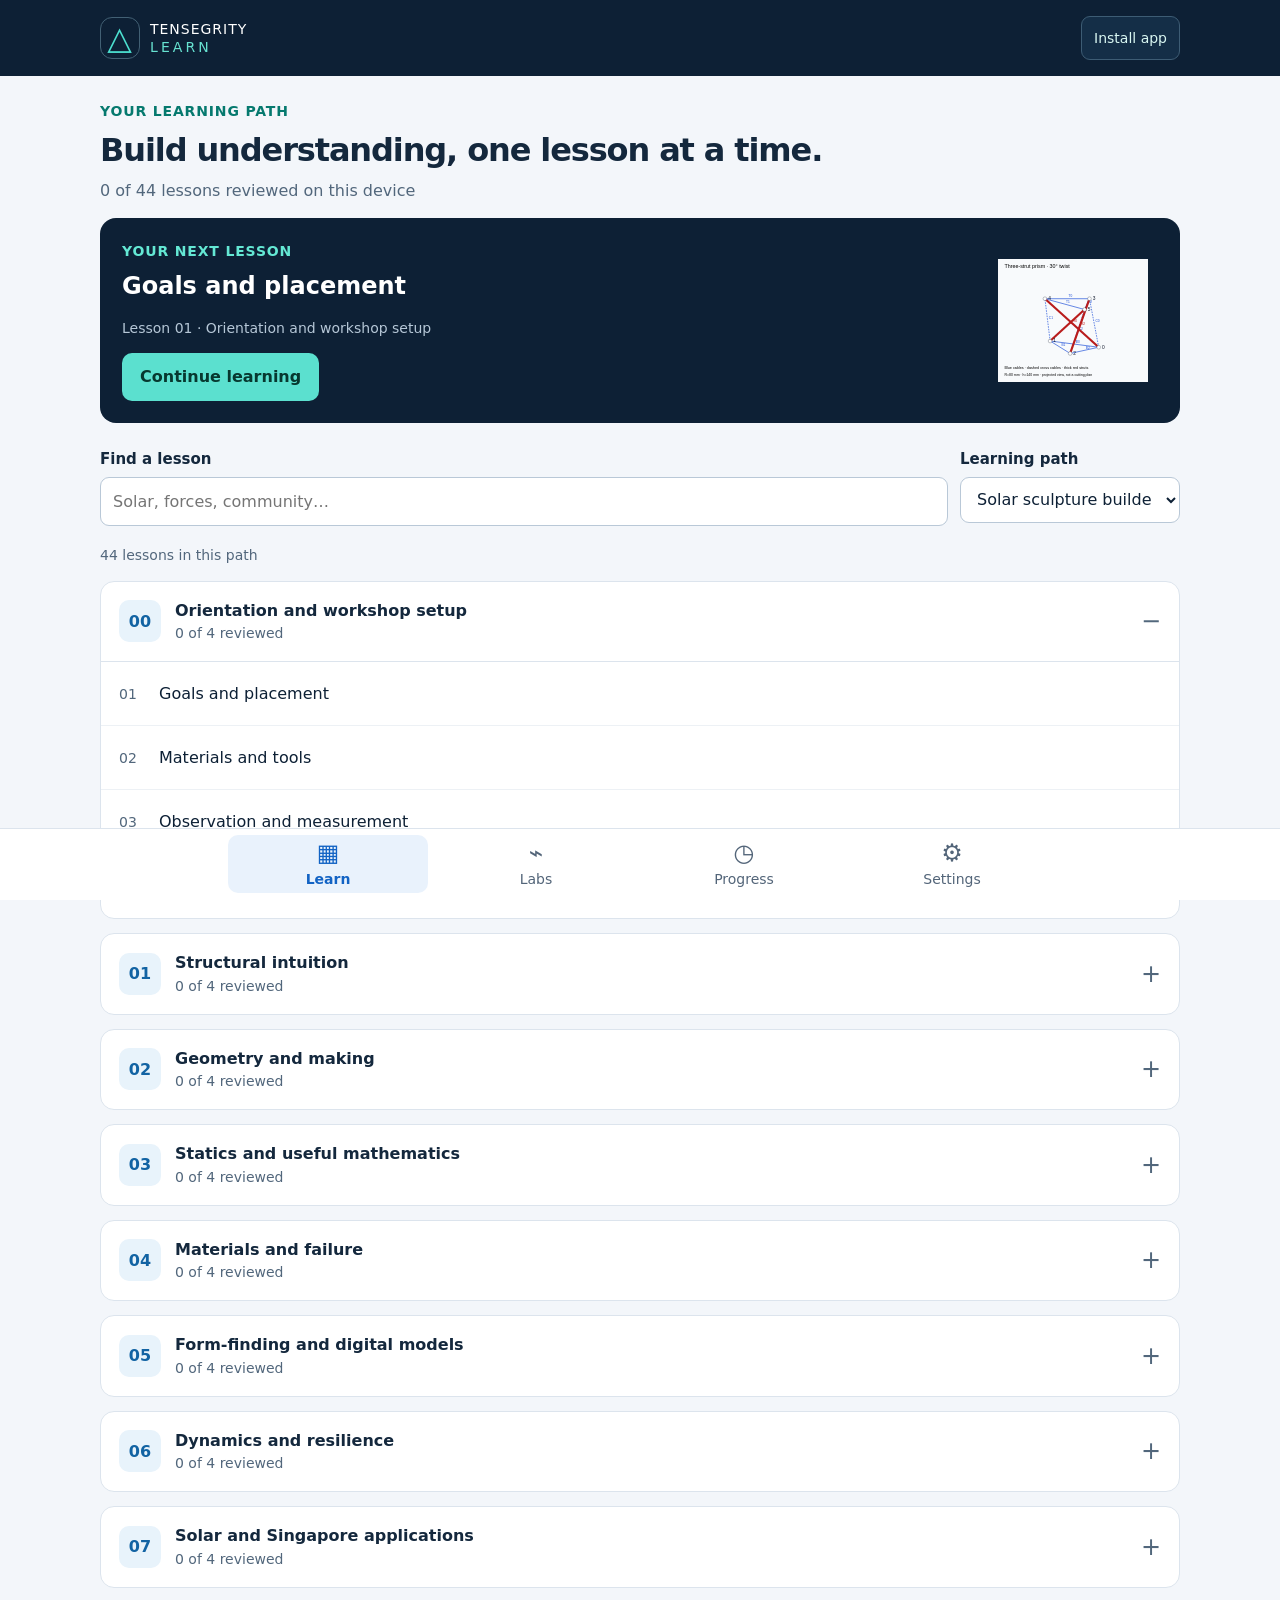
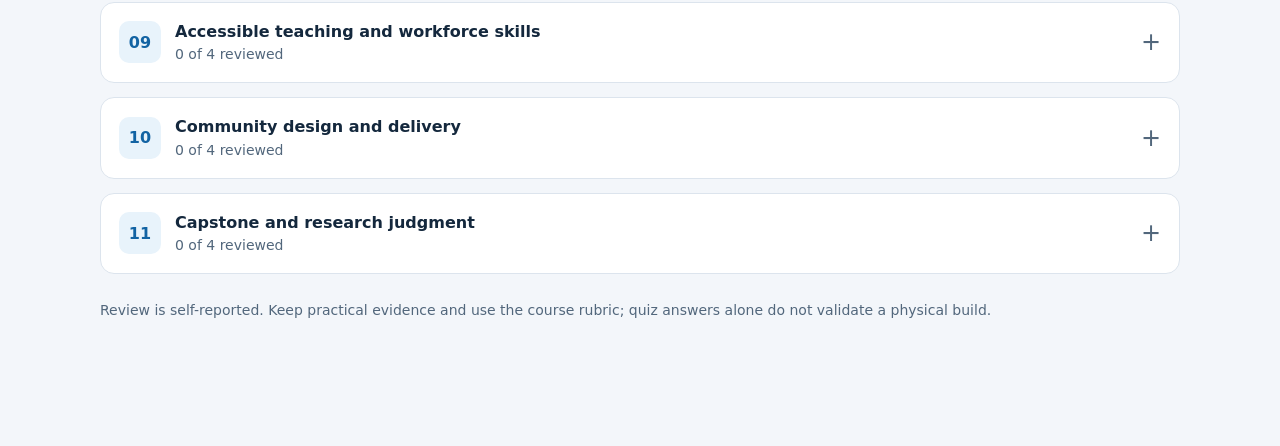
<file: index.html>
<!doctype html>
<html lang="en"><head><meta charset="utf-8"><meta name="viewport" content="width=device-width,initial-scale=1,viewport-fit=cover"><meta name="theme-color" content="#0d2035"><meta name="description" content="Learn tensegrity through 48 practical lessons, quizzes and interactive mobile labs."><meta name="apple-mobile-web-app-capable" content="yes"><meta name="apple-mobile-web-app-status-bar-style" content="default"><meta name="apple-mobile-web-app-title" content="Tensegrity"><link rel="manifest" href="./manifest.webmanifest"><link rel="apple-touch-icon" href="./icons/icon-192.png"><link rel="icon" type="image/svg+xml" href="data:image/svg+xml,%3Csvg xmlns='http://www.w3.org/2000/svg' viewBox='0 0 64 64'%3E%3Crect width='64' height='64' rx='14' fill='%230d2035'/%3E%3Cpath d='M12 48L32 12L52 48Z M12 48L43 29M52 48L22 29' stroke='%233de0ce' stroke-width='3' fill='none'/%3E%3C/svg%3E"><link rel="stylesheet" href="./app.css"><title>Tensegrity Learn</title></head><body><a class="skip" href="#main">Skip to content</a><header class="topbar"><a class="brand" href="#learn" aria-label="Tensegrity Learn home"><span class="brand-mark" aria-hidden="true">△</span><span>TENSEGRITY <b>LEARN</b></span></a><button id="install-button" class="quiet" type="button">Install app</button></header><div id="notice" class="notice" role="status" aria-live="polite" hidden></div><main id="main" tabindex="-1"><section class="startup"><h1>Opening your course…</h1><p>Your lessons and labs are loading.</p></section></main><nav class="bottom-nav" aria-label="Main navigation"><a href="#learn" data-nav="learn"><span aria-hidden="true">▦</span>Learn</a><a href="#labs" data-nav="labs"><span aria-hidden="true">⌁</span>Labs</a><a href="#progress" data-nav="progress"><span aria-hidden="true">◷</span>Progress</a><a href="#settings" data-nav="settings"><span aria-hidden="true">⚙</span>Settings</a></nav><dialog id="install-dialog"><div class="dialog-head"><h2>Keep learning on your phone</h2><button class="quiet" data-close-dialog type="button" aria-label="Close installation instructions">Close</button></div><p><b>Android:</b> open this link in Chrome. Use “Install app” or the browser menu’s “Add to Home screen”.</p><p><b>iPhone:</b> open this link in Safari, tap Share, then “Add to Home Screen”. Keep “Open as Web App” enabled if shown.</p><p>Open once online and wait for “Ready offline” in Settings. Your course and labs can then run without a connection, while the device keeps its stored data.</p><p class="muted">This version installs from the browser; it is not an App Store or Play Store release.</p></dialog><script src="./models.js"></script><script src="./course.js"></script><script src="./app.js" defer></script><noscript><p>This app needs JavaScript for lessons, quizzes and labs. You can still read the course on <a href="https://github.com/freedomyamato/tensegrity-from-scratch">GitHub</a>.</p></noscript></body></html>
</file>
<file: app.css>
:root{font-family:system-ui,-apple-system,BlinkMacSystemFont,"Segoe UI",sans-serif;color:#14283d;background:#f3f6fa;font-size:16px;--navy:#0d2035;--blue:#1263c4;--teal:#05796e;--line:#dce4ed;--muted:#52677c;--scale:1}*{box-sizing:border-box}body{margin:0;font-size:calc(1rem * var(--scale));line-height:1.6}button,input,select,textarea{font:inherit}button,a,input,select,textarea{-webkit-tap-highlight-color:transparent}button,a{touch-action:manipulation}a{color:var(--blue)}button{cursor:pointer}button:disabled{cursor:default;opacity:.55}button:focus-visible,a:focus-visible,input:focus-visible,textarea:focus-visible,summary:focus-visible,select:focus-visible{outline:3px solid #ec9b12;outline-offset:3px}.skip{position:absolute;top:-100px;left:10px;z-index:5;padding:10px;background:white}.skip:focus{top:10px}.topbar{height:76px;display:flex;align-items:center;justify-content:space-between;gap:10px;padding:12px max(18px,env(safe-area-inset-left));background:var(--navy);color:white;position:sticky;top:0;z-index:10}.brand{color:white;display:flex;align-items:center;gap:10px;font-size:.875rem;letter-spacing:.07em;text-decoration:none;line-height:1.3}.brand b{display:block;font-weight:450;letter-spacing:.22em;color:#67e2d1}.brand-mark{color:#4ce0d0;border:1px solid #426074;border-radius:12px;display:grid;place-items:center;width:40px;height:42px;font-size:2rem}.quiet{border:1px solid #ccd7e2;border-radius:9px;background:white;color:var(--navy);padding:9px 12px;min-height:44px;font-size:.875rem}.topbar .quiet{color:#d9f7f2;border-color:#3d5c74;background:#142e47}.notice{padding:12px 20px;background:#fff0ce;border-bottom:1px solid #e3b967}.notice[hidden]{display:none}main{max-width:1120px;margin:auto;padding:24px 20px calc(100px + env(safe-area-inset-bottom));outline:none}.page-title{margin:0 0 8px;font-size:clamp(1.6rem,4vw,2rem);line-height:1.25;letter-spacing:-.035em}.eyebrow{color:var(--teal);font-size:.875rem;font-weight:650;letter-spacing:.06em;text-transform:uppercase;margin:0 0 8px}.muted{color:var(--muted)}.small{font-size:.875rem}p{margin:0 0 14px}h2{font-size:1.25rem;line-height:1.35;margin:0 0 14px}h3{font-size:1.0625rem;margin:16px 0 8px}.card{border:1px solid var(--line);border-radius:16px;background:white;padding:22px;margin-bottom:20px}.next-card{color:white;background:var(--navy);border:0;display:grid;grid-template-columns:1fr 160px;gap:16px;overflow:hidden}.next-card .muted{color:#b6c7d7}.next-card .eyebrow{color:#64e8d4}.next-card h2{font-size:1.5rem;max-width:450px}.next-card .prism-small{align-self:center;width:150px;max-height:180px}.primary{border:0;border-radius:10px;min-height:46px;padding:11px 18px;background:var(--blue);color:white;font-weight:600}.next-card .primary{background:#5be0cf;color:#07382f}.secondary{border:1px solid #b9c8d7;background:white;color:var(--navy);border-radius:10px;min-height:46px;padding:10px 16px}.actions{display:flex;flex-wrap:wrap;gap:10px;align-items:center}.grid{display:grid;grid-template-columns:repeat(2,minmax(0,1fr));gap:20px}.grid .card{margin:0}.search-row{display:grid;grid-template-columns:1fr 220px;gap:12px;margin:24px 0 18px}label{display:block;font-weight:550;margin:0 0 6px;font-size:.9375rem}input[type=search],input[type=number],select,textarea,input[type=text]{width:100%;border:1px solid #b9c8d7;border-radius:9px;padding:11px 12px;min-height:46px;background:white;color:var(--navy)}input[type=range]{width:100%;min-height:36px;accent-color:var(--blue)}textarea{min-height:135px;line-height:1.6;resize:vertical}.phase{border:1px solid var(--line);border-radius:14px;background:white;margin-bottom:14px;overflow:hidden}.phase summary{list-style:none;display:flex;gap:14px;align-items:center;cursor:pointer;padding:18px}.phase summary::-webkit-details-marker{display:none}.phase summary:after{content:'+';font-size:1.5rem;line-height:1;margin-left:auto;color:var(--muted)}.phase[open] summary:after{content:'−'}.phase-number{background:#e8f3fb;color:#1263a3;font-weight:650;border-radius:10px;min-width:42px;height:42px;display:grid;place-items:center}.phase-heading{font-weight:600;line-height:1.35}.phase-meta{display:block;color:var(--muted);font-size:.875rem;font-weight:400;margin-top:3px}.lesson-list{border-top:1px solid var(--line)}.lesson-link{display:flex;align-items:center;gap:12px;padding:14px 18px;color:var(--navy);text-decoration:none;min-height:64px;border-bottom:1px solid #edf1f5}.lesson-link:last-child{border:0}.lesson-link:hover{background:#f3f8fc}.lesson-number{font-size:.875rem;color:var(--muted);min-width:28px}.lesson-status{margin-left:auto;font-size:.875rem;color:var(--teal)}.bottom-nav{position:fixed;bottom:0;left:0;right:0;display:flex;justify-content:center;background:#fff;border-top:1px solid var(--line);padding:6px 10px max(7px,env(safe-area-inset-bottom));z-index:20;gap:8px}.bottom-nav a{flex:1;max-width:200px;display:flex;align-items:center;flex-direction:column;padding:5px 10px;font-size:.875rem;line-height:1.25;color:#536579;text-decoration:none;border-radius:10px;min-height:54px}.bottom-nav a span{font-size:1.5rem;line-height:1.1;margin-bottom:4px}.bottom-nav a[aria-current=page]{color:var(--blue);background:#e9f2fc;font-weight:600}.progress-track{height:8px;background:#dce6ef;border-radius:6px;overflow:hidden;margin:12px 0}.progress-fill{height:100%;background:#31c4b2;width:0;transition:width .15s}.metric-row{display:flex;justify-content:space-between;gap:16px}.metric{font-size:1.6rem;font-weight:650;line-height:1.2}.lesson-view{max-width:820px;margin:auto}.back{display:inline-block;margin-bottom:18px;text-decoration:none;font-size:.9375rem}.lesson-heading{margin-bottom:24px}.lesson-heading .page-title{font-size:clamp(1.8rem,5vw,2.5rem)}.section-label{font-size:.875rem;color:var(--teal);text-transform:uppercase;letter-spacing:.05em;margin-bottom:10px;font-weight:650}.lesson-section{border:1px solid var(--line);background:white;border-radius:12px;margin-bottom:12px}.lesson-section summary{padding:17px 20px;cursor:pointer;font-weight:650;min-height:54px}.section-body{padding:0 20px 20px}.section-body ul,.section-body ol{padding-left:24px}.section-body li{margin-bottom:10px}.note{border-left:3px solid #e49b25;background:#fff6e5;padding:13px 15px;border-radius:0 9px 9px 0;font-size:.9375rem;margin:16px 0}.diagram{width:100%;max-height:320px;display:block;margin:auto;object-fit:contain}.quiz-option{display:block;width:100%;text-align:left;border:1px solid #b9c8d7;background:white;padding:13px 15px;border-radius:10px;margin:9px 0;min-height:50px;color:var(--navy)}.quiz-option[aria-pressed=true]{border:2px solid var(--blue);background:#edf5ff;padding:12px 14px}.feedback{padding:14px;border-radius:10px;background:#eef8f6;color:#12574e;margin-top:14px}.feedback.wrong{background:#fff0e9;color:#803515}.check-row{display:flex;align-items:flex-start;gap:10px;font-weight:400;margin:12px 0}.check-row input{margin-top:5px;width:18px;height:18px;accent-color:var(--blue)}.lesson-footer{margin-top:22px}.two-buttons{display:flex;gap:12px;justify-content:space-between;margin-top:18px}.lab-tabs{display:flex;gap:8px;flex-wrap:wrap;margin:20px 0}.lab-tab{background:white;border:1px solid #cbd7e3;border-radius:20px;padding:9px 15px;min-height:44px;color:var(--navy)}.lab-tab[aria-pressed=true]{background:var(--navy);color:white;border-color:var(--navy)}.lab-layout{display:grid;grid-template-columns:320px 1fr;gap:20px}.field{margin-bottom:18px}.value{float:right;color:var(--teal);font-variant-numeric:tabular-nums}.output-card{background:#edf7fa;border:1px solid #c8e2e7;border-radius:12px;padding:20px;margin-bottom:15px}.output-card .metric{color:#114d6a}.lab-svg{display:block;width:100%;height:auto;background:#f5f9fc;border-radius:12px;margin-bottom:18px}.table-wrap{overflow:auto;max-width:100%}table{width:100%;border-collapse:collapse;font-size:.9375rem}th,td{text-align:left;padding:10px 8px;border-bottom:1px solid var(--line);font-variant-numeric:tabular-nums}th{color:var(--muted);font-weight:550}pre{overflow:auto;background:#edf2f7;padding:14px;border-radius:9px;font-size:.875rem}dialog{max-width:560px;width:calc(100% - 32px);padding:24px;border:1px solid #c6d5e3;border-radius:16px;color:var(--navy);box-shadow:0 20px 70px #0004}dialog::backdrop{background:#0b1b2d99}.dialog-head{display:flex;justify-content:space-between;align-items:flex-start;gap:15px;margin-bottom:15px}.empty{padding:30px;text-align:center;color:var(--muted)}.startup{padding:50px 0}.chip{display:inline-block;padding:3px 9px;background:#e9f4f2;color:var(--teal);border-radius:7px;font-size:.875rem;margin-right:7px}.settings-row{margin:18px 0}.links-row{display:flex;gap:15px;flex-wrap:wrap;margin-top:15px}.saved-label{color:var(--teal);font-size:.875rem}.offline-badge{display:inline-block;background:#edf7f4;color:var(--teal);border:1px solid #c7e2da;border-radius:8px;padding:5px 10px;font-size:.875rem}.download-link{display:inline-block;padding:10px 15px;background:#e7f2fb;border-radius:9px;font-weight:600}footer.legal{color:var(--muted);font-size:.875rem;margin:25px 0}.hidden{display:none!important}@media(min-width:1100px){.topbar{padding-left:max(20px,calc((100vw - 1080px)/2));padding-right:max(20px,calc((100vw - 1080px)/2))}}@media(max-width:700px){main{padding:21px 16px calc(105px + env(safe-area-inset-bottom))}.grid,.lab-layout{grid-template-columns:1fr}.search-row{grid-template-columns:1fr}.next-card{grid-template-columns:1fr 95px;padding:20px}.next-card .prism-small{width:110px;margin-left:-10px}.next-card h2{font-size:1.35rem}.card{padding:20px}.phase summary{padding:16px}.lesson-link{padding:14px 16px}.topbar{height:72px}.brand{font-size:.8125rem;gap:8px}.topbar .quiet{font-size:.8125rem;padding:8px 10px}.lesson-heading .page-title{font-size:1.8rem}.section-body{padding:0 17px 18px}.lesson-section summary{padding:16px 17px}.two-buttons{flex-wrap:wrap}.two-buttons>*{flex:1}}@media(prefers-reduced-motion:reduce){*{scroll-behavior:auto!important;transition:none!important}}@media print{.topbar,.bottom-nav,.actions,.lab-tabs{display:none}main{padding:0}.lesson-section{break-inside:avoid}.lesson-section .section-body{display:block}}
</file>
